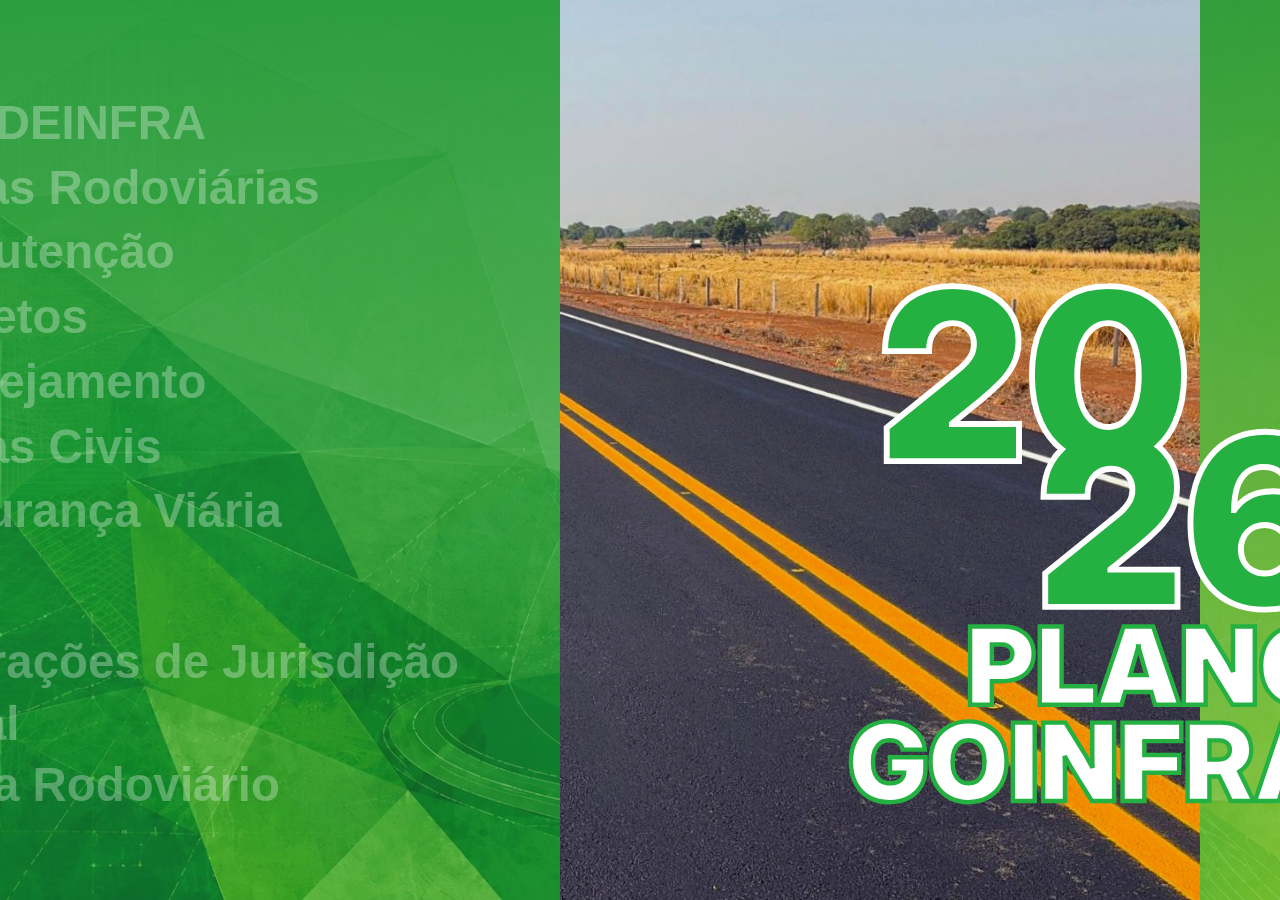
<file: index.html>
<!DOCTYPE html>
<html lang="pt-BR">
<head>
  <meta charset="utf-8" />
  <title>Plano Goinfra 2026</title>
  <meta name="viewport" content="width=device-width, initial-scale=1.0" />
  <link rel="stylesheet" href="css/inicio.css" />
</head>
<body>
  <main class="inicio" style="--inicio-bg: url('data/GERAL.jpg');">
    <div class="inicio-stage">
      <div class="inicio-foto" aria-hidden="true">
        <img id="inicioFotoImg" src="data/GERAL.jpg" alt="" />
      </div>
      <img class="inicio-vetor" src="data/INICIO_DIREITA.svg" alt="Plano Goinfra 2026" />
      <nav class="inicio-menu" aria-label="Acessos do Plano GOINFRA">
        <div class="inicio-links">
          <a class="inicio-link" href="mapa.html?origem=FUNDEINFRA&sidebar=fechada" data-bg="data/FUNDEINFRA.jpg">FUNDEINFRA</a>
          <a class="inicio-link" href="mapa.html?origem=DOR&sidebar=fechada" data-bg="data/DOR.jpg">Obras Rodovi&aacute;rias</a>
          <a class="inicio-link" href="mapa.html?origem=DMA&sidebar=fechada" data-bg="data/DMA.jpg">Manuten&ccedil;&atilde;o</a>
          <a class="inicio-link" href="mapa.html?origem=DPJ&sidebar=fechada" data-bg="data/DPJ.jpg">Projetos</a>
          <a class="inicio-link" href="mapa.html?origem=DPL&sidebar=fechada" data-bg="data/DPL.jpg">Planejamento</a>
          <a class="inicio-link" href="mapa.html?origem=DOC&sidebar=fechada" data-bg="data/DOC.jpg">Obras Civis</a>
          <a class="inicio-link" href="mapa.html?origem=DSV&sidebar=fechada" data-bg="data/DSV.jpg">Seguran&ccedil;a Vi&aacute;ria</a>
        </div>

        <div class="inicio-links inicio-links-secundarios">
          <a class="inicio-link" href="mapa.html?alteracoes=1&sidebar=fechada" data-bg="data/ALTERACAO.jpg">Altera&ccedil;&otilde;es de Jurisdi&ccedil;&atilde;o</a>
          <a class="inicio-link" href="mapa.html?perfil=geral" data-bg="data/GERAL.jpg">Geral</a>
          <a class="inicio-link" href="mapa.html?perfil=rodoviario&sidebar=fechada" data-bg="data/MAPA.jpg">Mapa Rodovi&aacute;rio</a>
        </div>
      </nav>
    </div>
  </main>

  <script src="js/inicio.js"></script>
</body>
</html>
</file>
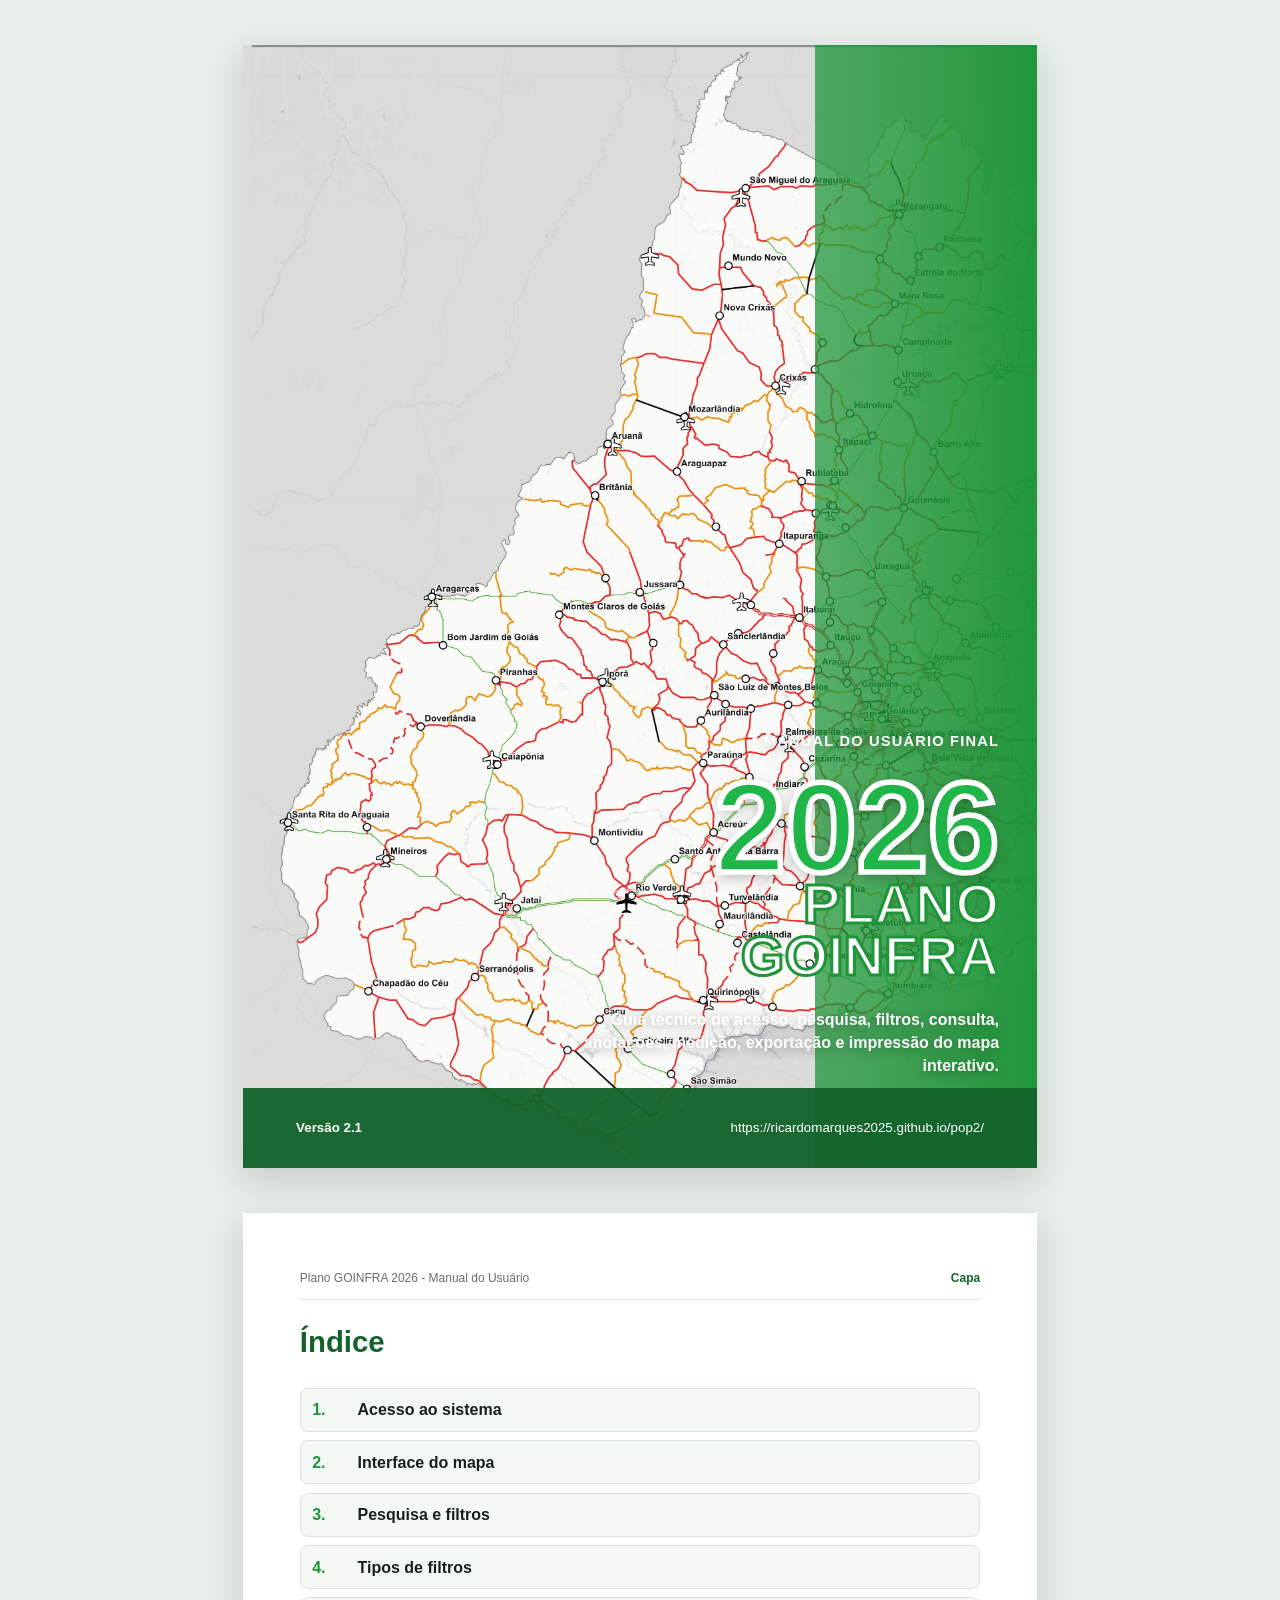
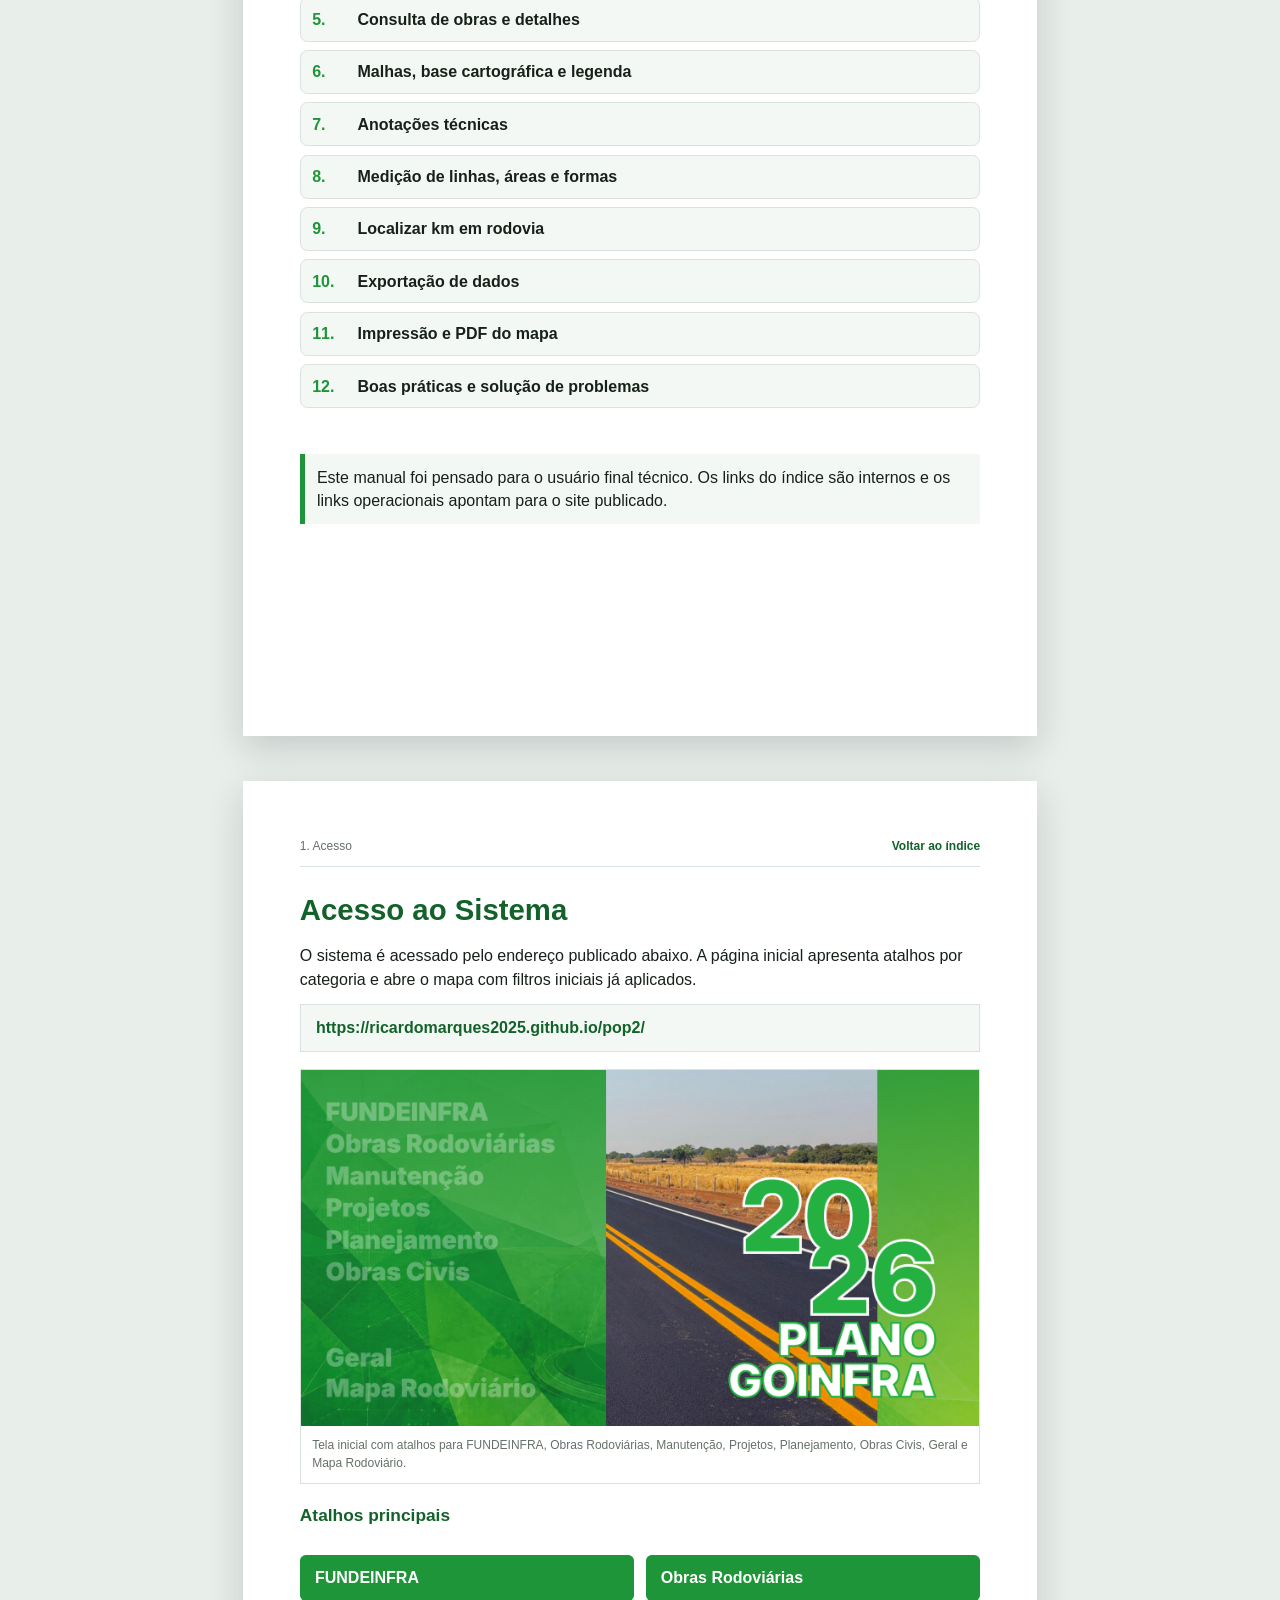
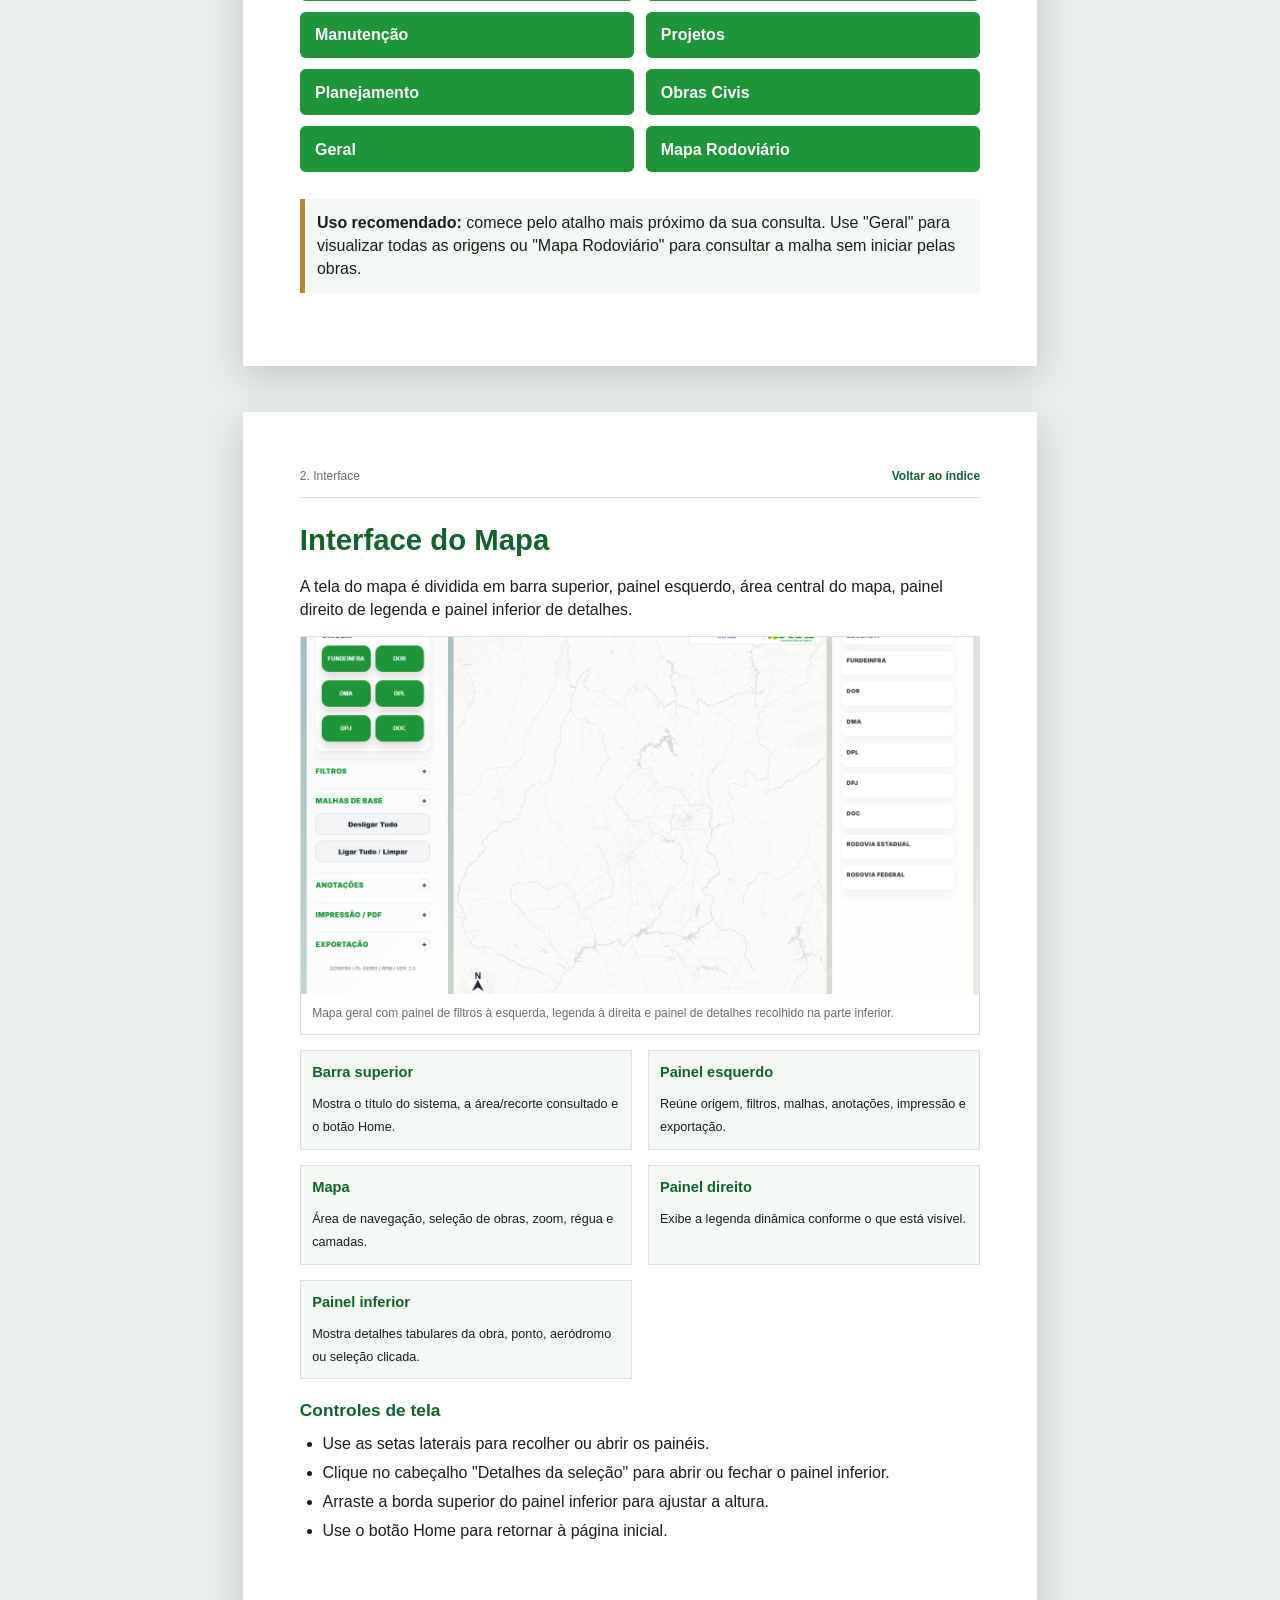
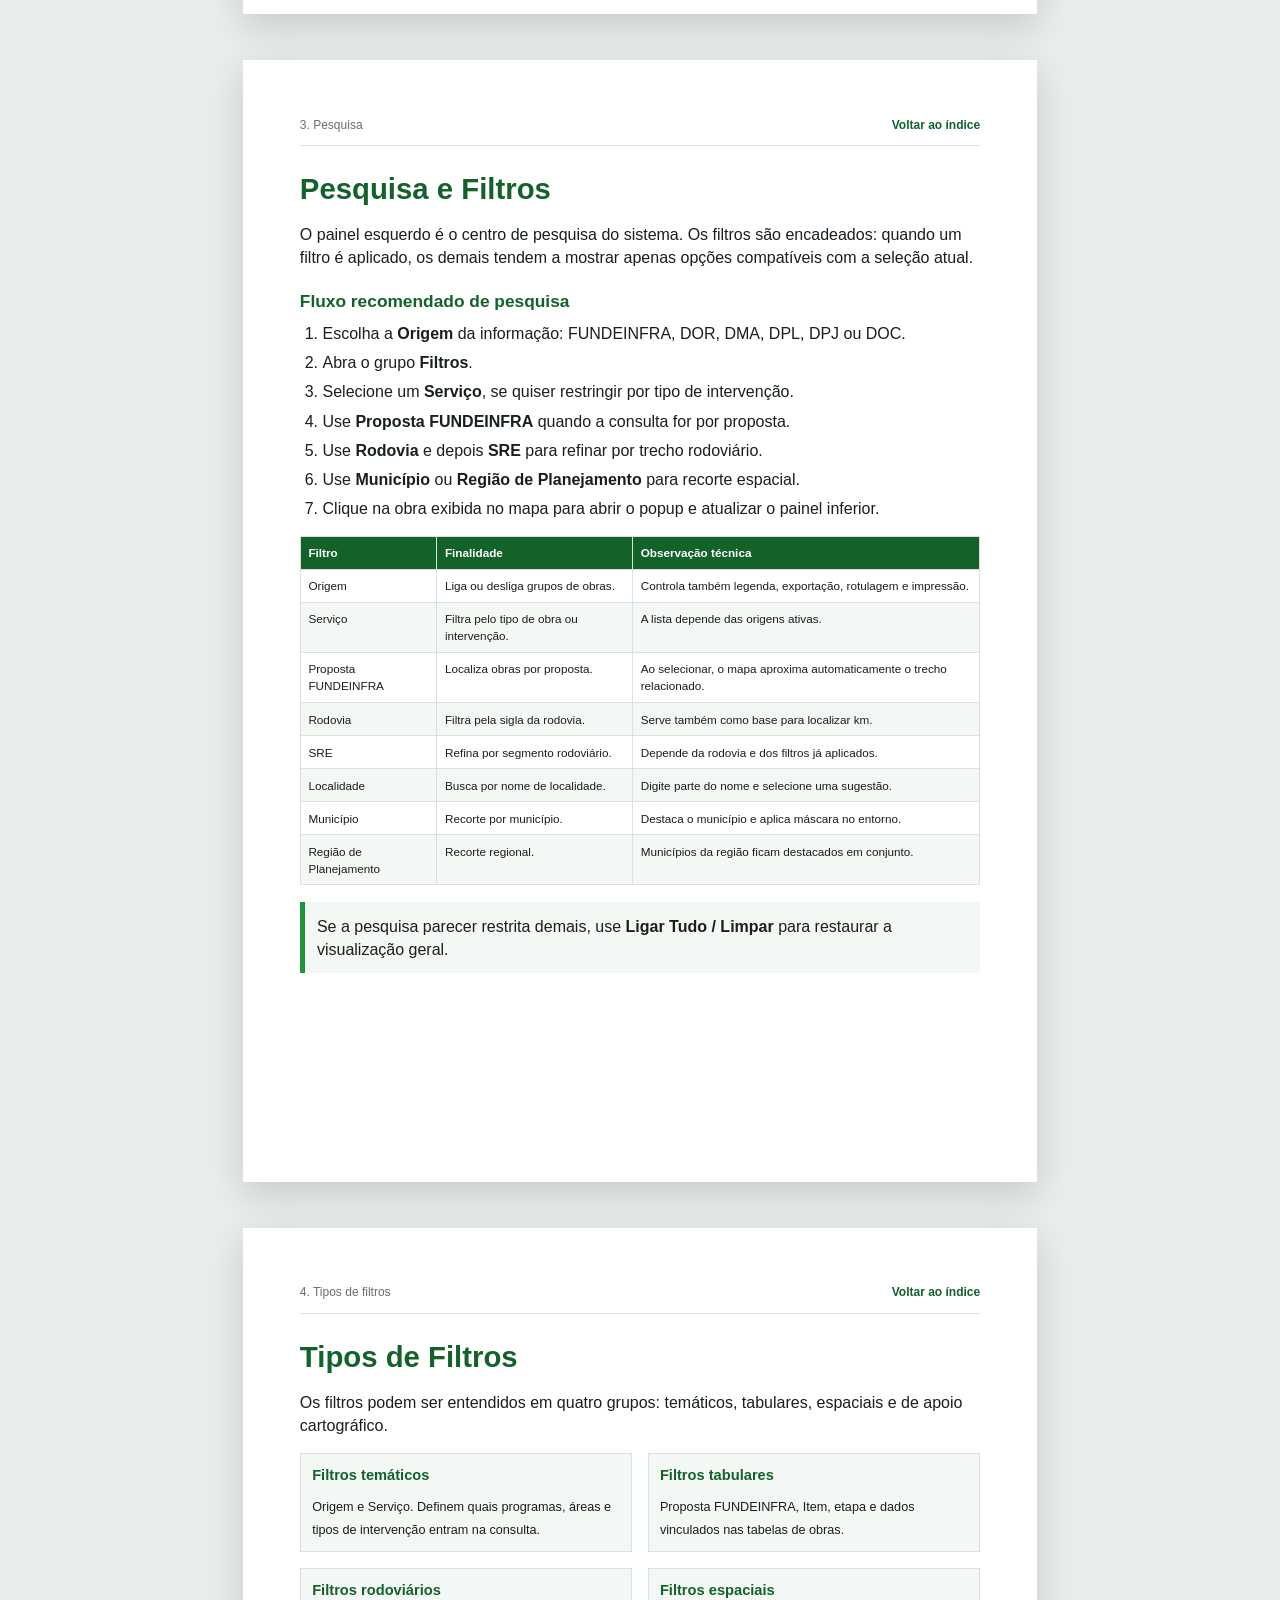
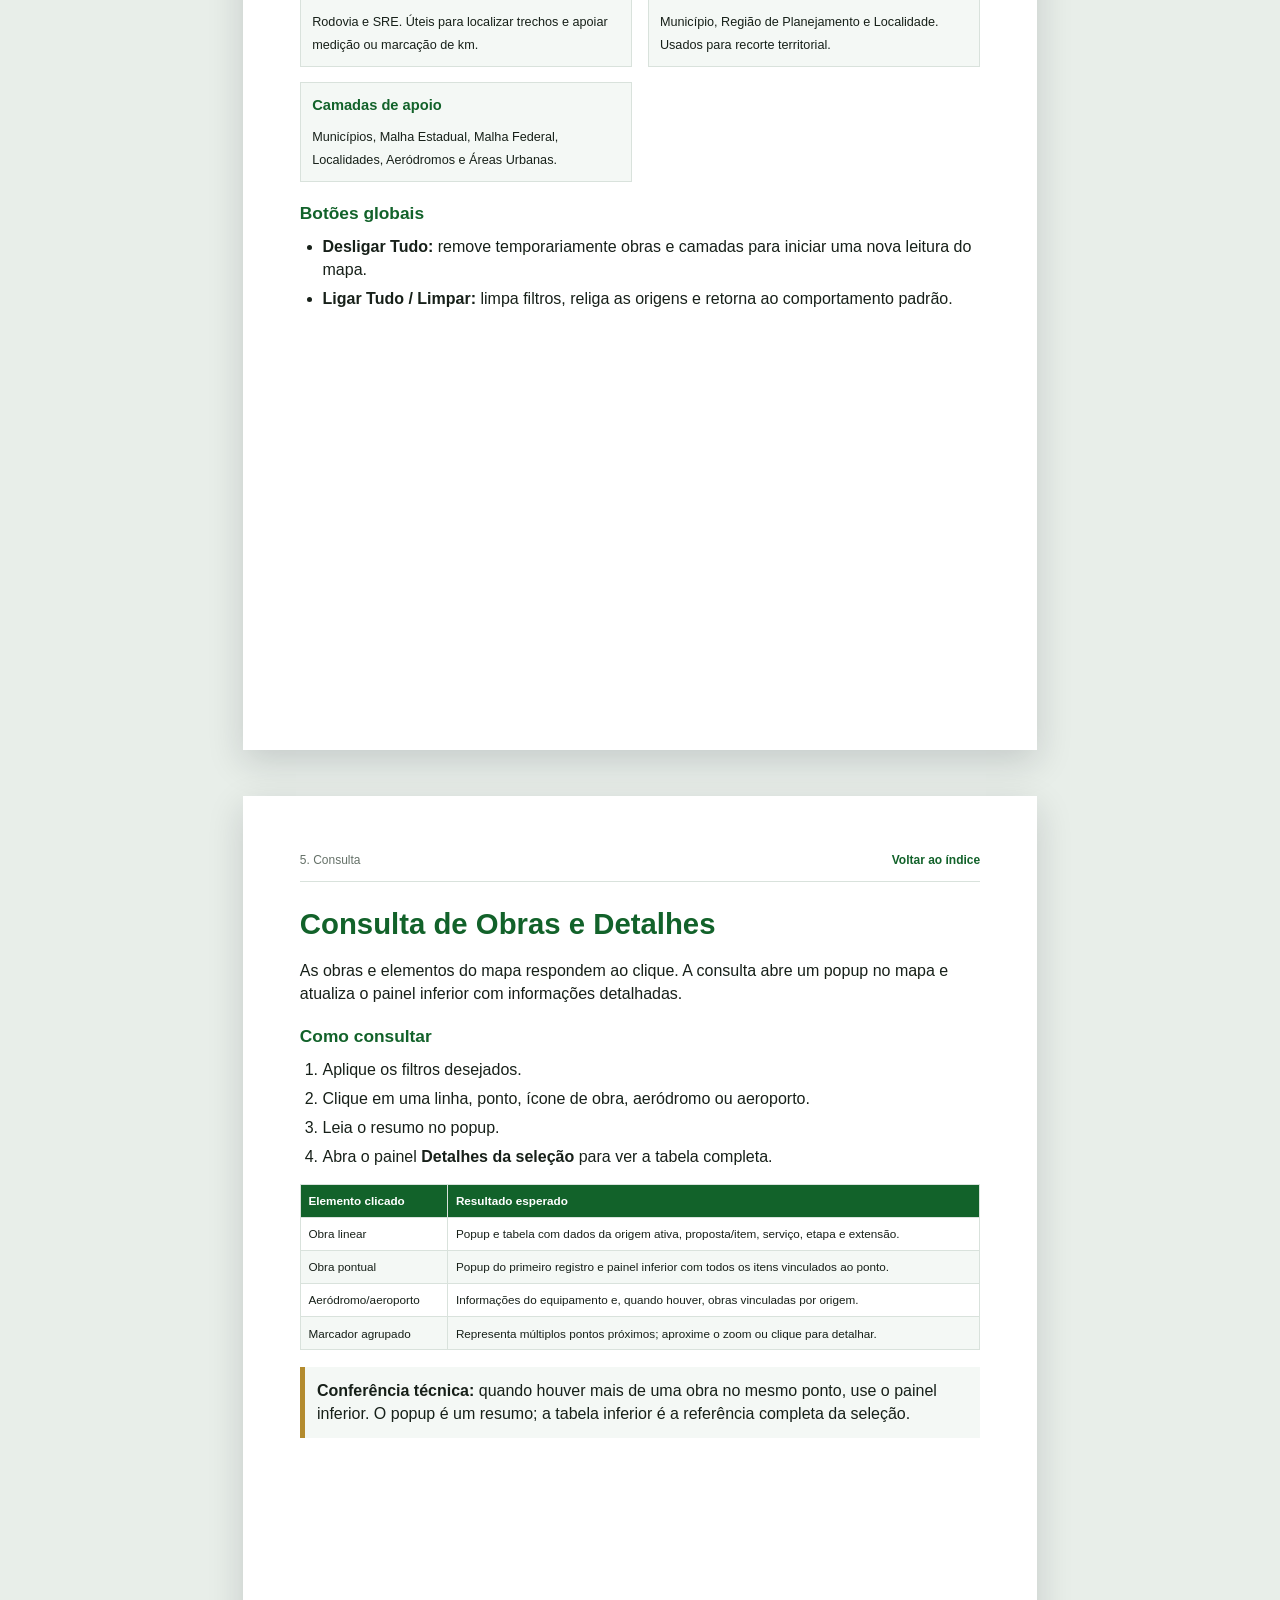
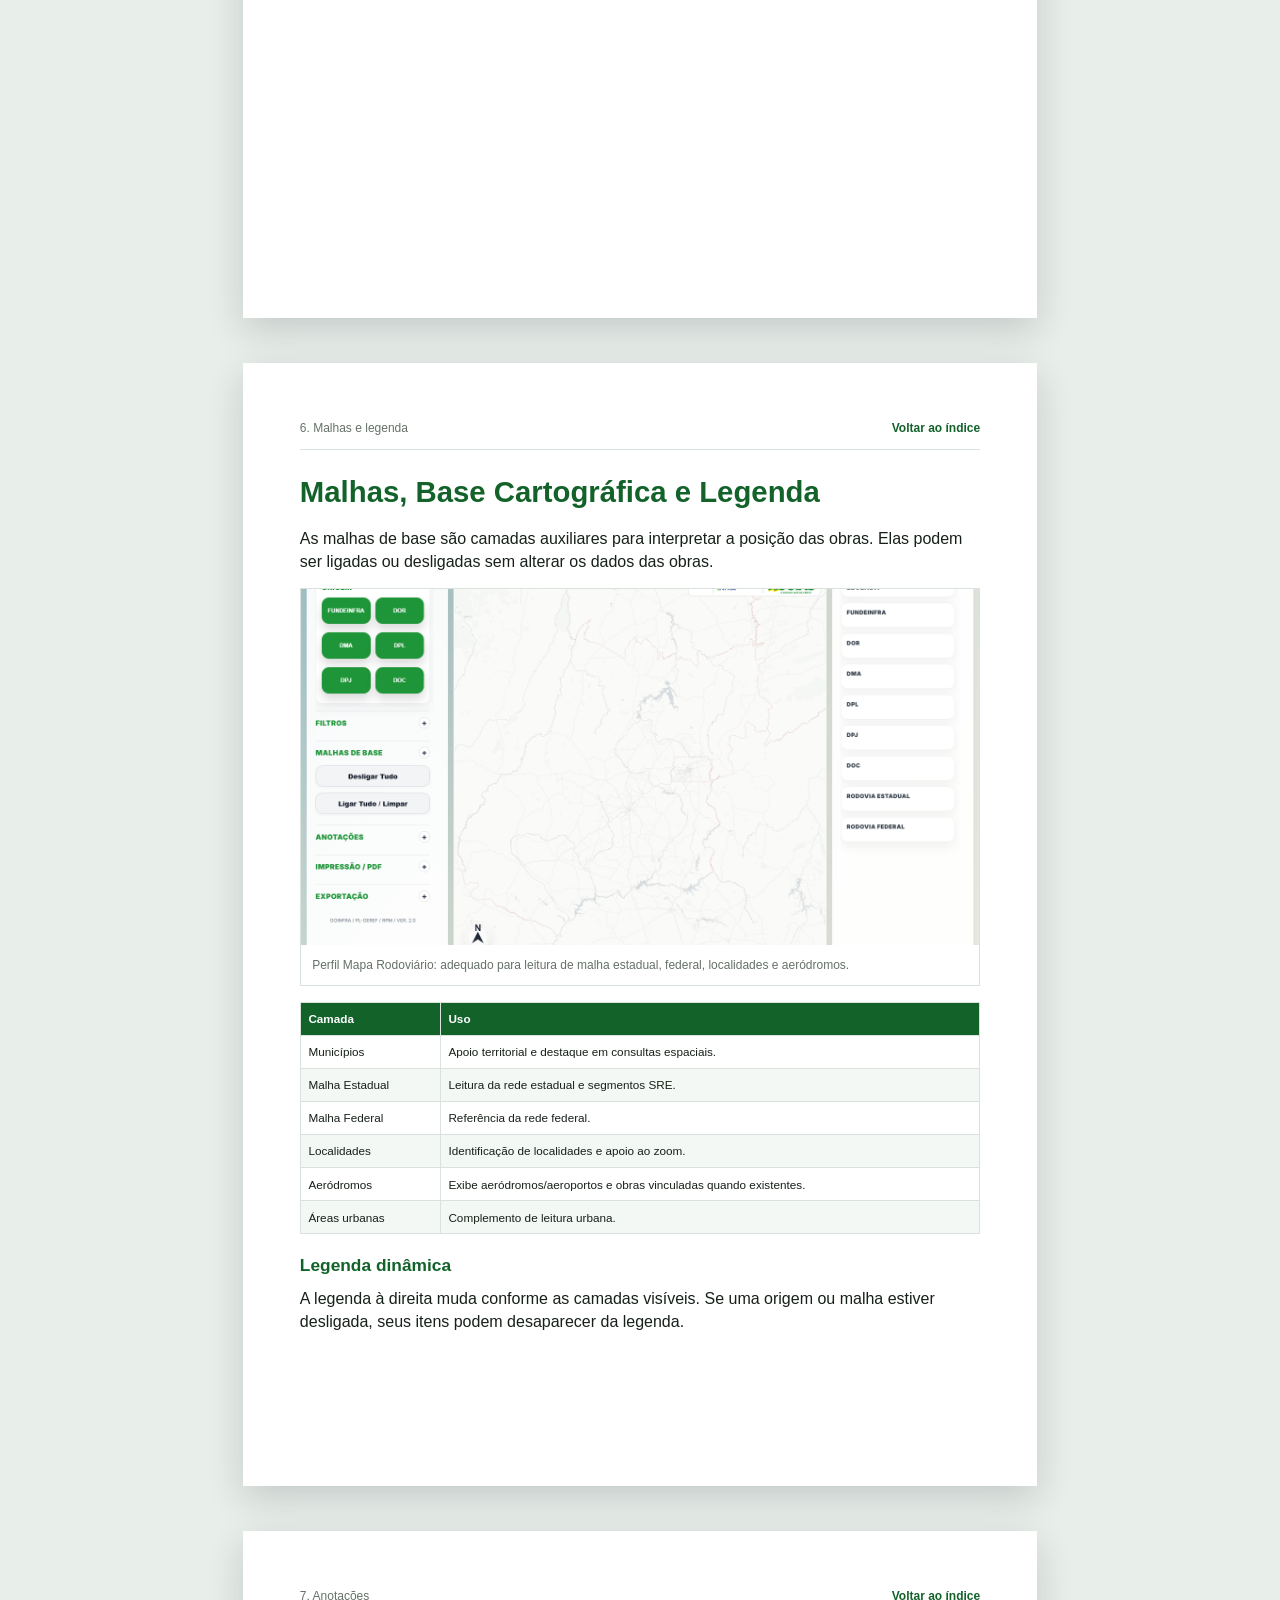
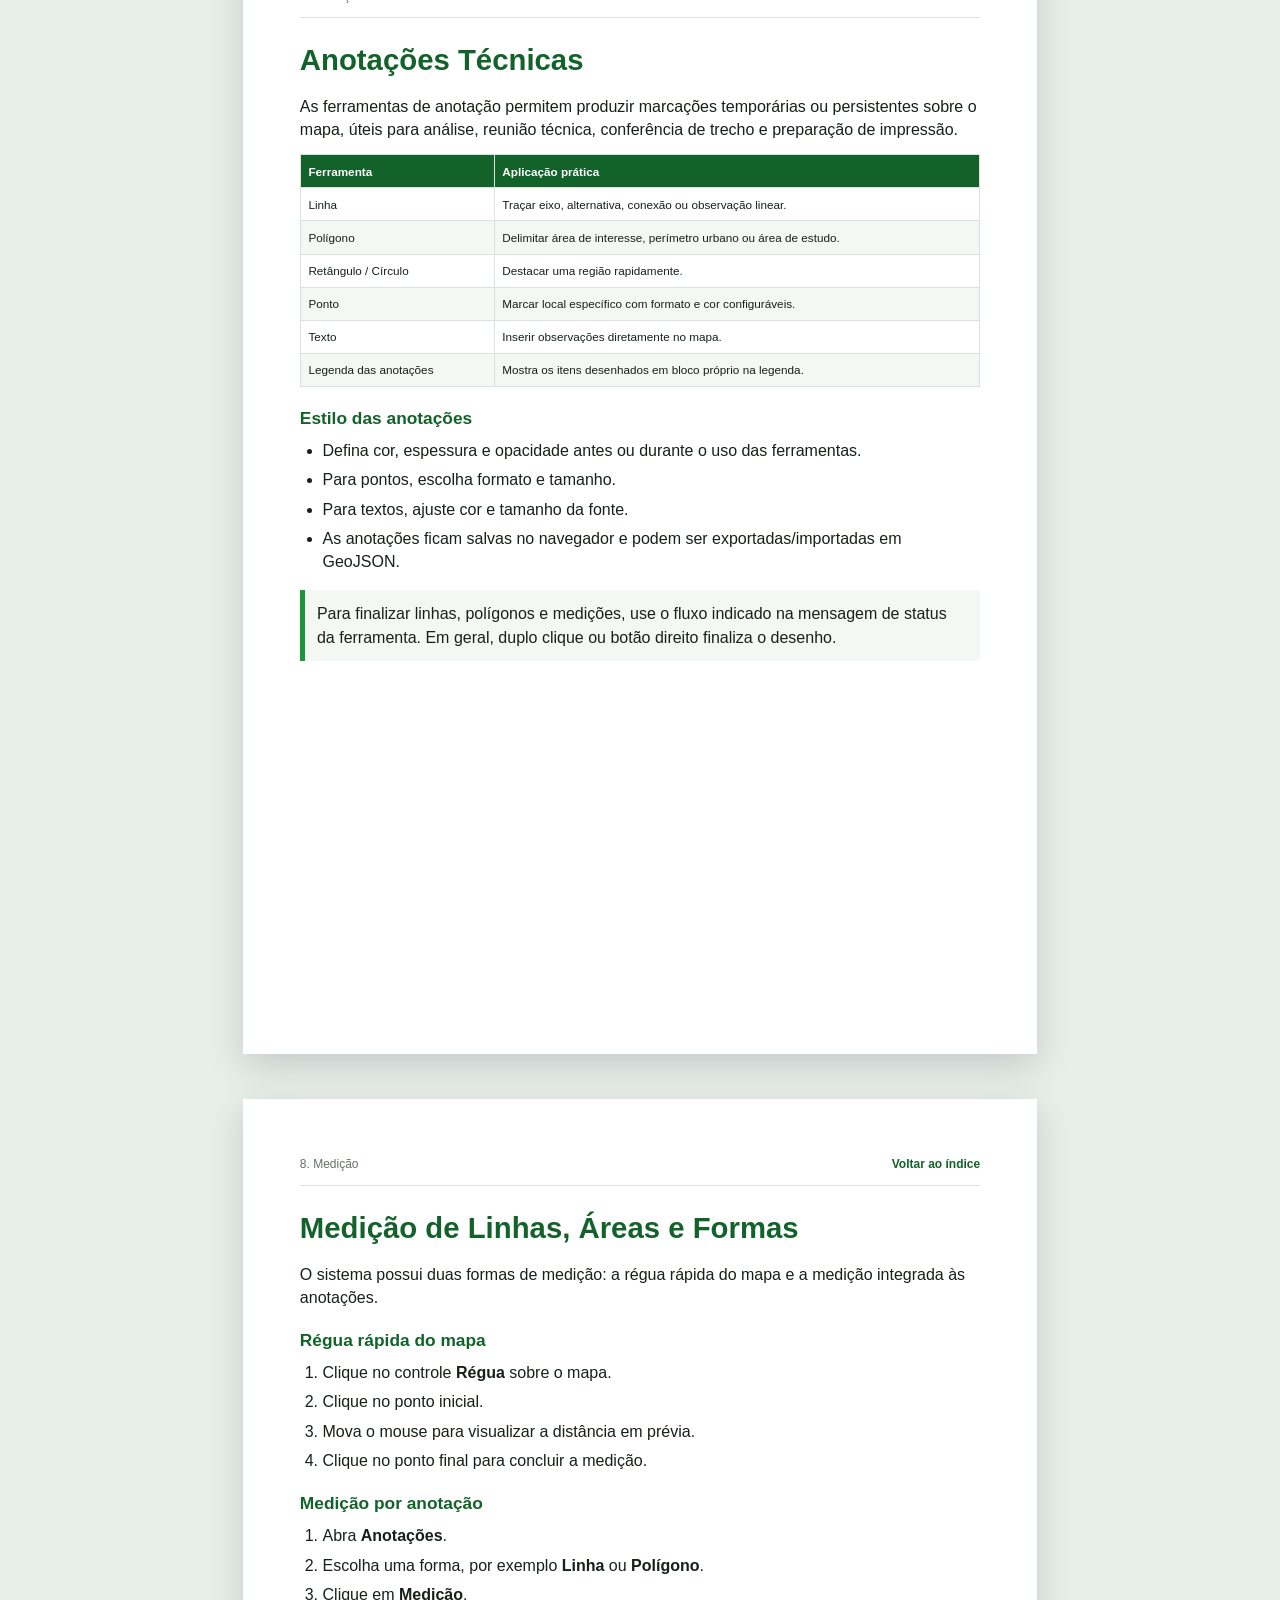
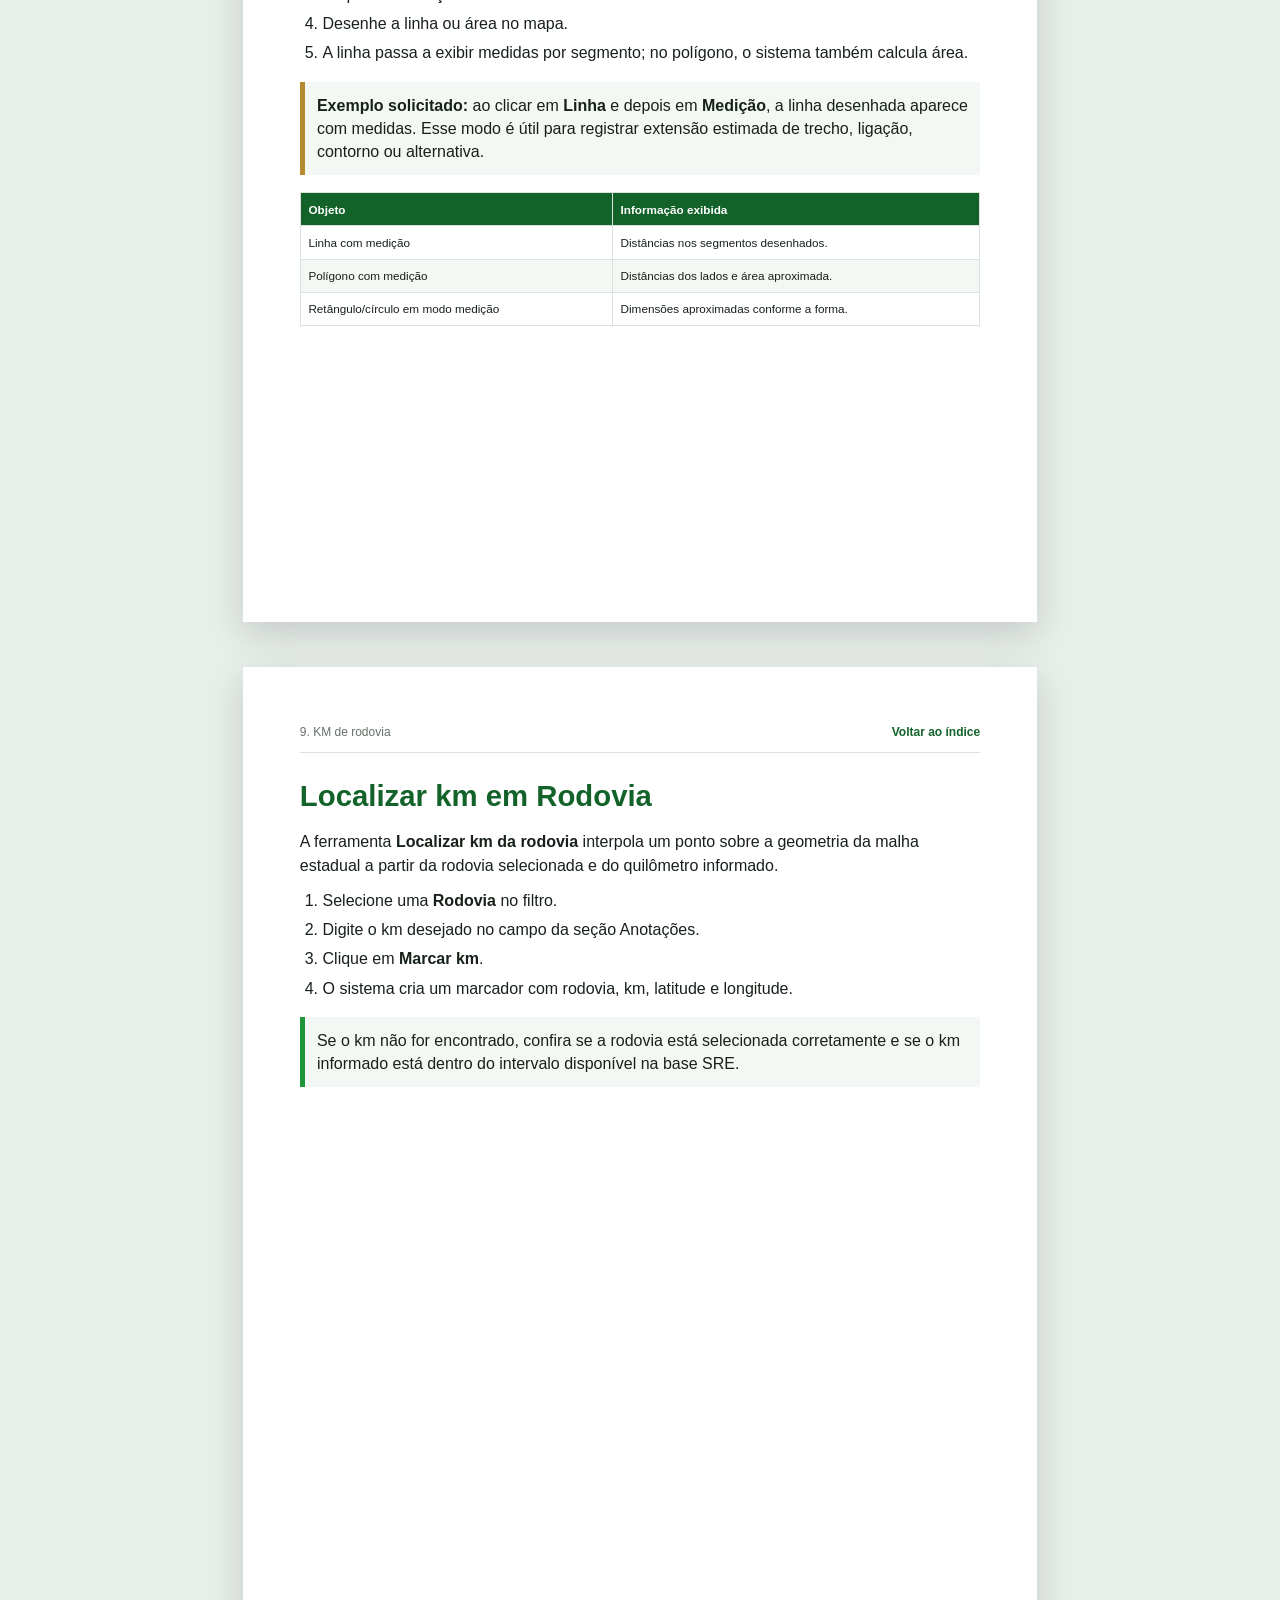
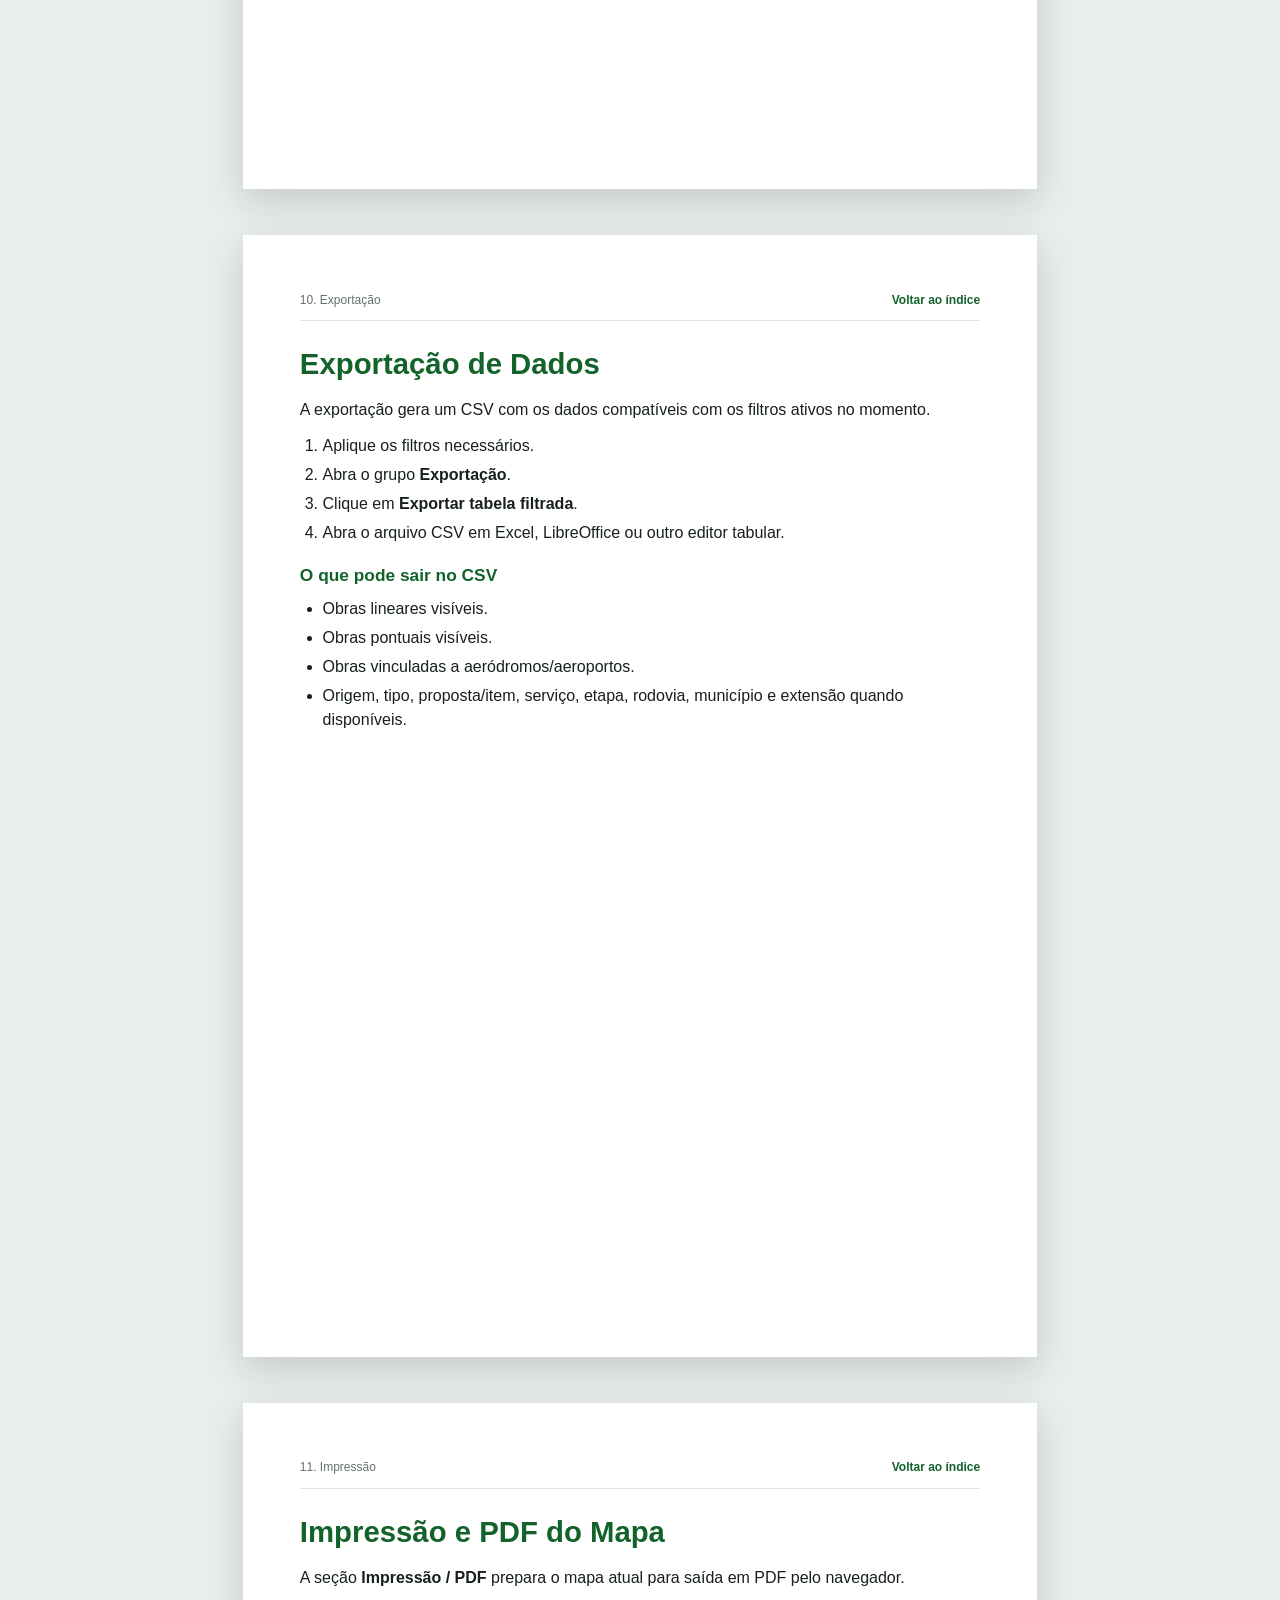
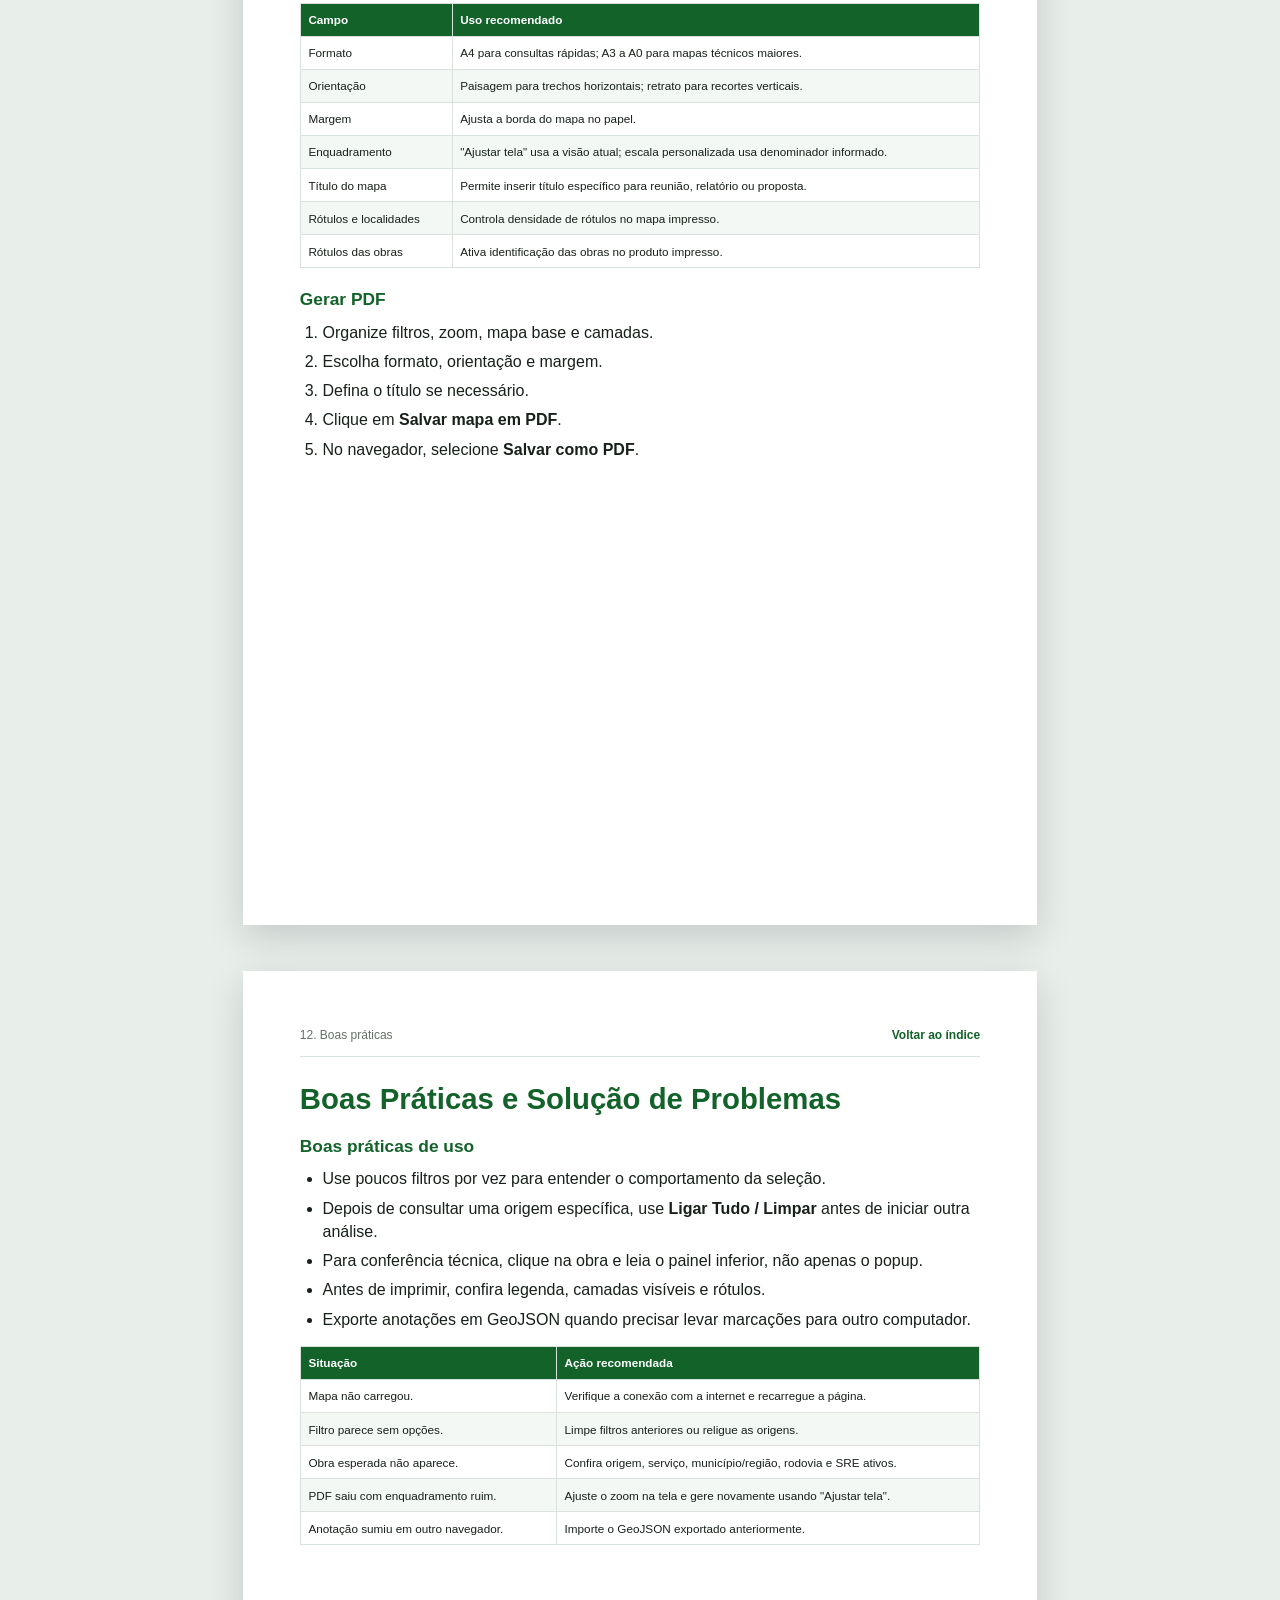
<file: manual.html>
<!DOCTYPE html>
<html lang="pt-BR">
<head>
  <meta charset="utf-8" />
  <title>Manual do Usuário - Plano GOINFRA 2026</title>
  <meta name="viewport" content="width=device-width, initial-scale=1.0" />
  <link rel="stylesheet" href="css/manual.css" />
</head>
<body>
  <article class="manual">
    <section class="page cover" id="capa">
      <figure class="cover-figure">
        <img src="data/MAPA.jpg" alt="Imagem de rodovia usada como capa do Plano GOINFRA 2026" />
      </figure>
      <div class="cover-green"></div>
      <div class="cover-title">
        <p class="kicker">Manual do Usuário Final</p>
        <div class="cover-year">2026</div>
        <h1>Plano<br />GOINFRA</h1>
        <p class="subtitle">Guia técnico de acesso, pesquisa, filtros, consulta, anotações, medição, exportação e impressão do mapa interativo.</p>
      </div>
      <footer class="cover-footer">
        <strong>Versão 2.1</strong>
        <span>https://ricardomarques2025.github.io/pop2/</span>
      </footer>
    </section>

    <section class="page toc" id="indice">
      <header class="page-header">
        <span>Plano GOINFRA 2026 - Manual do Usuário</span>
        <a href="#capa">Capa</a>
      </header>
      <h2>Índice</h2>
      <nav aria-label="Índice do manual">
        <a href="#acesso"><span>1.</span> Acesso ao sistema</a>
        <a href="#interface"><span>2.</span> Interface do mapa</a>
        <a href="#pesquisa"><span>3.</span> Pesquisa e filtros</a>
        <a href="#tipos-filtro"><span>4.</span> Tipos de filtros</a>
        <a href="#consulta"><span>5.</span> Consulta de obras e detalhes</a>
        <a href="#malhas"><span>6.</span> Malhas, base cartográfica e legenda</a>
        <a href="#anotacoes"><span>7.</span> Anotações técnicas</a>
        <a href="#medicao"><span>8.</span> Medição de linhas, áreas e formas</a>
        <a href="#km"><span>9.</span> Localizar km em rodovia</a>
        <a href="#exportacao"><span>10.</span> Exportação de dados</a>
        <a href="#impressao"><span>11.</span> Impressão e PDF do mapa</a>
        <a href="#boas-praticas"><span>12.</span> Boas práticas e solução de problemas</a>
      </nav>
      <div class="note">
        Este manual foi pensado para o usuário final técnico. Os links do índice são internos e os links operacionais apontam para o site publicado.
      </div>
    </section>

    <section class="page" id="acesso">
      <header class="page-header">
        <span>1. Acesso</span>
        <a href="#indice">Voltar ao índice</a>
      </header>
      <h2>Acesso ao Sistema</h2>
      <p>O sistema é acessado pelo endereço publicado abaixo. A página inicial apresenta atalhos por categoria e abre o mapa com filtros iniciais já aplicados.</p>
      <p class="site-link"><a href="https://ricardomarques2025.github.io/pop2/">https://ricardomarques2025.github.io/pop2/</a></p>
      <figure class="shot wide">
        <img src="manual_assets/inicio_wide.png" alt="Tela inicial do Plano GOINFRA com acessos por categoria" />
        <figcaption>Tela inicial com atalhos para FUNDEINFRA, Obras Rodoviárias, Manutenção, Projetos, Planejamento, Obras Civis, Geral e Mapa Rodoviário.</figcaption>
      </figure>
      <h3>Atalhos principais</h3>
      <div class="menu-map">
        <a href="https://ricardomarques2025.github.io/pop2/mapa.html?origem=FUNDEINFRA&sidebar=fechada">FUNDEINFRA</a>
        <a href="https://ricardomarques2025.github.io/pop2/mapa.html?origem=DOR&sidebar=fechada">Obras Rodoviárias</a>
        <a href="https://ricardomarques2025.github.io/pop2/mapa.html?origem=DMA&sidebar=fechada">Manutenção</a>
        <a href="https://ricardomarques2025.github.io/pop2/mapa.html?origem=DPJ&sidebar=fechada">Projetos</a>
        <a href="https://ricardomarques2025.github.io/pop2/mapa.html?origem=DPL&sidebar=fechada">Planejamento</a>
        <a href="https://ricardomarques2025.github.io/pop2/mapa.html?origem=DOC&sidebar=fechada">Obras Civis</a>
        <a href="https://ricardomarques2025.github.io/pop2/mapa.html?perfil=geral">Geral</a>
        <a href="https://ricardomarques2025.github.io/pop2/mapa.html?perfil=rodoviario&sidebar=fechada">Mapa Rodoviário</a>
      </div>
      <div class="callout">
        <strong>Uso recomendado:</strong> comece pelo atalho mais próximo da sua consulta. Use "Geral" para visualizar todas as origens ou "Mapa Rodoviário" para consultar a malha sem iniciar pelas obras.
      </div>
    </section>

    <section class="page" id="interface">
      <header class="page-header">
        <span>2. Interface</span>
        <a href="#indice">Voltar ao índice</a>
      </header>
      <h2>Interface do Mapa</h2>
      <p>A tela do mapa é dividida em barra superior, painel esquerdo, área central do mapa, painel direito de legenda e painel inferior de detalhes.</p>
      <figure class="shot wide">
        <img src="manual_assets/mapa_geral.png" alt="Mapa geral com painéis laterais e painel inferior" />
        <figcaption>Mapa geral com painel de filtros à esquerda, legenda à direita e painel de detalhes recolhido na parte inferior.</figcaption>
      </figure>
      <div class="tool-grid">
        <div><strong>Barra superior</strong><span>Mostra o título do sistema, a área/recorte consultado e o botão Home.</span></div>
        <div><strong>Painel esquerdo</strong><span>Reúne origem, filtros, malhas, anotações, impressão e exportação.</span></div>
        <div><strong>Mapa</strong><span>Área de navegação, seleção de obras, zoom, régua e camadas.</span></div>
        <div><strong>Painel direito</strong><span>Exibe a legenda dinâmica conforme o que está visível.</span></div>
        <div><strong>Painel inferior</strong><span>Mostra detalhes tabulares da obra, ponto, aeródromo ou seleção clicada.</span></div>
      </div>
      <h3>Controles de tela</h3>
      <ul>
        <li>Use as setas laterais para recolher ou abrir os painéis.</li>
        <li>Clique no cabeçalho "Detalhes da seleção" para abrir ou fechar o painel inferior.</li>
        <li>Arraste a borda superior do painel inferior para ajustar a altura.</li>
        <li>Use o botão Home para retornar à página inicial.</li>
      </ul>
    </section>

    <section class="page" id="pesquisa">
      <header class="page-header">
        <span>3. Pesquisa</span>
        <a href="#indice">Voltar ao índice</a>
      </header>
      <h2>Pesquisa e Filtros</h2>
      <p>O painel esquerdo é o centro de pesquisa do sistema. Os filtros são encadeados: quando um filtro é aplicado, os demais tendem a mostrar apenas opções compatíveis com a seleção atual.</p>
      <h3>Fluxo recomendado de pesquisa</h3>
      <ol>
        <li>Escolha a <strong>Origem</strong> da informação: FUNDEINFRA, DOR, DMA, DPL, DPJ ou DOC.</li>
        <li>Abra o grupo <strong>Filtros</strong>.</li>
        <li>Selecione um <strong>Serviço</strong>, se quiser restringir por tipo de intervenção.</li>
        <li>Use <strong>Proposta FUNDEINFRA</strong> quando a consulta for por proposta.</li>
        <li>Use <strong>Rodovia</strong> e depois <strong>SRE</strong> para refinar por trecho rodoviário.</li>
        <li>Use <strong>Município</strong> ou <strong>Região de Planejamento</strong> para recorte espacial.</li>
        <li>Clique na obra exibida no mapa para abrir o popup e atualizar o painel inferior.</li>
      </ol>
      <table>
        <thead>
          <tr><th>Filtro</th><th>Finalidade</th><th>Observação técnica</th></tr>
        </thead>
        <tbody>
          <tr><td>Origem</td><td>Liga ou desliga grupos de obras.</td><td>Controla também legenda, exportação, rotulagem e impressão.</td></tr>
          <tr><td>Serviço</td><td>Filtra pelo tipo de obra ou intervenção.</td><td>A lista depende das origens ativas.</td></tr>
          <tr><td>Proposta FUNDEINFRA</td><td>Localiza obras por proposta.</td><td>Ao selecionar, o mapa aproxima automaticamente o trecho relacionado.</td></tr>
          <tr><td>Rodovia</td><td>Filtra pela sigla da rodovia.</td><td>Serve também como base para localizar km.</td></tr>
          <tr><td>SRE</td><td>Refina por segmento rodoviário.</td><td>Depende da rodovia e dos filtros já aplicados.</td></tr>
          <tr><td>Localidade</td><td>Busca por nome de localidade.</td><td>Digite parte do nome e selecione uma sugestão.</td></tr>
          <tr><td>Município</td><td>Recorte por município.</td><td>Destaca o município e aplica máscara no entorno.</td></tr>
          <tr><td>Região de Planejamento</td><td>Recorte regional.</td><td>Municípios da região ficam destacados em conjunto.</td></tr>
        </tbody>
      </table>
      <div class="note">
        Se a pesquisa parecer restrita demais, use <strong>Ligar Tudo / Limpar</strong> para restaurar a visualização geral.
      </div>
    </section>

    <section class="page" id="tipos-filtro">
      <header class="page-header">
        <span>4. Tipos de filtros</span>
        <a href="#indice">Voltar ao índice</a>
      </header>
      <h2>Tipos de Filtros</h2>
      <p>Os filtros podem ser entendidos em quatro grupos: temáticos, tabulares, espaciais e de apoio cartográfico.</p>
      <div class="tool-grid">
        <div><strong>Filtros temáticos</strong><span>Origem e Serviço. Definem quais programas, áreas e tipos de intervenção entram na consulta.</span></div>
        <div><strong>Filtros tabulares</strong><span>Proposta FUNDEINFRA, Item, etapa e dados vinculados nas tabelas de obras.</span></div>
        <div><strong>Filtros rodoviários</strong><span>Rodovia e SRE. Úteis para localizar trechos e apoiar medição ou marcação de km.</span></div>
        <div><strong>Filtros espaciais</strong><span>Município, Região de Planejamento e Localidade. Usados para recorte territorial.</span></div>
        <div><strong>Camadas de apoio</strong><span>Municípios, Malha Estadual, Malha Federal, Localidades, Aeródromos e Áreas Urbanas.</span></div>
      </div>
      <h3>Botões globais</h3>
      <ul>
        <li><strong>Desligar Tudo:</strong> remove temporariamente obras e camadas para iniciar uma nova leitura do mapa.</li>
        <li><strong>Ligar Tudo / Limpar:</strong> limpa filtros, religa as origens e retorna ao comportamento padrão.</li>
      </ul>
    </section>

    <section class="page" id="consulta">
      <header class="page-header">
        <span>5. Consulta</span>
        <a href="#indice">Voltar ao índice</a>
      </header>
      <h2>Consulta de Obras e Detalhes</h2>
      <p>As obras e elementos do mapa respondem ao clique. A consulta abre um popup no mapa e atualiza o painel inferior com informações detalhadas.</p>
      <h3>Como consultar</h3>
      <ol>
        <li>Aplique os filtros desejados.</li>
        <li>Clique em uma linha, ponto, ícone de obra, aeródromo ou aeroporto.</li>
        <li>Leia o resumo no popup.</li>
        <li>Abra o painel <strong>Detalhes da seleção</strong> para ver a tabela completa.</li>
      </ol>
      <table>
        <thead>
          <tr><th>Elemento clicado</th><th>Resultado esperado</th></tr>
        </thead>
        <tbody>
          <tr><td>Obra linear</td><td>Popup e tabela com dados da origem ativa, proposta/item, serviço, etapa e extensão.</td></tr>
          <tr><td>Obra pontual</td><td>Popup do primeiro registro e painel inferior com todos os itens vinculados ao ponto.</td></tr>
          <tr><td>Aeródromo/aeroporto</td><td>Informações do equipamento e, quando houver, obras vinculadas por origem.</td></tr>
          <tr><td>Marcador agrupado</td><td>Representa múltiplos pontos próximos; aproxime o zoom ou clique para detalhar.</td></tr>
        </tbody>
      </table>
      <div class="callout">
        <strong>Conferência técnica:</strong> quando houver mais de uma obra no mesmo ponto, use o painel inferior. O popup é um resumo; a tabela inferior é a referência completa da seleção.
      </div>
    </section>

    <section class="page" id="malhas">
      <header class="page-header">
        <span>6. Malhas e legenda</span>
        <a href="#indice">Voltar ao índice</a>
      </header>
      <h2>Malhas, Base Cartográfica e Legenda</h2>
      <p>As malhas de base são camadas auxiliares para interpretar a posição das obras. Elas podem ser ligadas ou desligadas sem alterar os dados das obras.</p>
      <figure class="shot wide">
        <img src="manual_assets/mapa_rodoviario.png" alt="Perfil de mapa rodoviário com malhas em destaque" />
        <figcaption>Perfil Mapa Rodoviário: adequado para leitura de malha estadual, federal, localidades e aeródromos.</figcaption>
      </figure>
      <table>
        <thead>
          <tr><th>Camada</th><th>Uso</th></tr>
        </thead>
        <tbody>
          <tr><td>Municípios</td><td>Apoio territorial e destaque em consultas espaciais.</td></tr>
          <tr><td>Malha Estadual</td><td>Leitura da rede estadual e segmentos SRE.</td></tr>
          <tr><td>Malha Federal</td><td>Referência da rede federal.</td></tr>
          <tr><td>Localidades</td><td>Identificação de localidades e apoio ao zoom.</td></tr>
          <tr><td>Aeródromos</td><td>Exibe aeródromos/aeroportos e obras vinculadas quando existentes.</td></tr>
          <tr><td>Áreas urbanas</td><td>Complemento de leitura urbana.</td></tr>
        </tbody>
      </table>
      <h3>Legenda dinâmica</h3>
      <p>A legenda à direita muda conforme as camadas visíveis. Se uma origem ou malha estiver desligada, seus itens podem desaparecer da legenda.</p>
    </section>

    <section class="page" id="anotacoes">
      <header class="page-header">
        <span>7. Anotações</span>
        <a href="#indice">Voltar ao índice</a>
      </header>
      <h2>Anotações Técnicas</h2>
      <p>As ferramentas de anotação permitem produzir marcações temporárias ou persistentes sobre o mapa, úteis para análise, reunião técnica, conferência de trecho e preparação de impressão.</p>
      <table>
        <thead>
          <tr><th>Ferramenta</th><th>Aplicação prática</th></tr>
        </thead>
        <tbody>
          <tr><td>Linha</td><td>Traçar eixo, alternativa, conexão ou observação linear.</td></tr>
          <tr><td>Polígono</td><td>Delimitar área de interesse, perímetro urbano ou área de estudo.</td></tr>
          <tr><td>Retângulo / Círculo</td><td>Destacar uma região rapidamente.</td></tr>
          <tr><td>Ponto</td><td>Marcar local específico com formato e cor configuráveis.</td></tr>
          <tr><td>Texto</td><td>Inserir observações diretamente no mapa.</td></tr>
          <tr><td>Legenda das anotações</td><td>Mostra os itens desenhados em bloco próprio na legenda.</td></tr>
        </tbody>
      </table>
      <h3>Estilo das anotações</h3>
      <ul>
        <li>Defina cor, espessura e opacidade antes ou durante o uso das ferramentas.</li>
        <li>Para pontos, escolha formato e tamanho.</li>
        <li>Para textos, ajuste cor e tamanho da fonte.</li>
        <li>As anotações ficam salvas no navegador e podem ser exportadas/importadas em GeoJSON.</li>
      </ul>
      <div class="note">
        Para finalizar linhas, polígonos e medições, use o fluxo indicado na mensagem de status da ferramenta. Em geral, duplo clique ou botão direito finaliza o desenho.
      </div>
    </section>

    <section class="page" id="medicao">
      <header class="page-header">
        <span>8. Medição</span>
        <a href="#indice">Voltar ao índice</a>
      </header>
      <h2>Medição de Linhas, Áreas e Formas</h2>
      <p>O sistema possui duas formas de medição: a régua rápida do mapa e a medição integrada às anotações.</p>
      <h3>Régua rápida do mapa</h3>
      <ol>
        <li>Clique no controle <strong>Régua</strong> sobre o mapa.</li>
        <li>Clique no ponto inicial.</li>
        <li>Mova o mouse para visualizar a distância em prévia.</li>
        <li>Clique no ponto final para concluir a medição.</li>
      </ol>
      <h3>Medição por anotação</h3>
      <ol>
        <li>Abra <strong>Anotações</strong>.</li>
        <li>Escolha uma forma, por exemplo <strong>Linha</strong> ou <strong>Polígono</strong>.</li>
        <li>Clique em <strong>Medição</strong>.</li>
        <li>Desenhe a linha ou área no mapa.</li>
        <li>A linha passa a exibir medidas por segmento; no polígono, o sistema também calcula área.</li>
      </ol>
      <div class="callout">
        <strong>Exemplo solicitado:</strong> ao clicar em <strong>Linha</strong> e depois em <strong>Medição</strong>, a linha desenhada aparece com medidas. Esse modo é útil para registrar extensão estimada de trecho, ligação, contorno ou alternativa.
      </div>
      <table>
        <thead>
          <tr><th>Objeto</th><th>Informação exibida</th></tr>
        </thead>
        <tbody>
          <tr><td>Linha com medição</td><td>Distâncias nos segmentos desenhados.</td></tr>
          <tr><td>Polígono com medição</td><td>Distâncias dos lados e área aproximada.</td></tr>
          <tr><td>Retângulo/círculo em modo medição</td><td>Dimensões aproximadas conforme a forma.</td></tr>
        </tbody>
      </table>
    </section>

    <section class="page" id="km">
      <header class="page-header">
        <span>9. KM de rodovia</span>
        <a href="#indice">Voltar ao índice</a>
      </header>
      <h2>Localizar km em Rodovia</h2>
      <p>A ferramenta <strong>Localizar km da rodovia</strong> interpola um ponto sobre a geometria da malha estadual a partir da rodovia selecionada e do quilômetro informado.</p>
      <ol>
        <li>Selecione uma <strong>Rodovia</strong> no filtro.</li>
        <li>Digite o km desejado no campo da seção Anotações.</li>
        <li>Clique em <strong>Marcar km</strong>.</li>
        <li>O sistema cria um marcador com rodovia, km, latitude e longitude.</li>
      </ol>
      <div class="note">
        Se o km não for encontrado, confira se a rodovia está selecionada corretamente e se o km informado está dentro do intervalo disponível na base SRE.
      </div>
    </section>

    <section class="page" id="exportacao">
      <header class="page-header">
        <span>10. Exportação</span>
        <a href="#indice">Voltar ao índice</a>
      </header>
      <h2>Exportação de Dados</h2>
      <p>A exportação gera um CSV com os dados compatíveis com os filtros ativos no momento.</p>
      <ol>
        <li>Aplique os filtros necessários.</li>
        <li>Abra o grupo <strong>Exportação</strong>.</li>
        <li>Clique em <strong>Exportar tabela filtrada</strong>.</li>
        <li>Abra o arquivo CSV em Excel, LibreOffice ou outro editor tabular.</li>
      </ol>
      <h3>O que pode sair no CSV</h3>
      <ul>
        <li>Obras lineares visíveis.</li>
        <li>Obras pontuais visíveis.</li>
        <li>Obras vinculadas a aeródromos/aeroportos.</li>
        <li>Origem, tipo, proposta/item, serviço, etapa, rodovia, município e extensão quando disponíveis.</li>
      </ul>
    </section>

    <section class="page" id="impressao">
      <header class="page-header">
        <span>11. Impressão</span>
        <a href="#indice">Voltar ao índice</a>
      </header>
      <h2>Impressão e PDF do Mapa</h2>
      <p>A seção <strong>Impressão / PDF</strong> prepara o mapa atual para saída em PDF pelo navegador.</p>
      <table>
        <thead>
          <tr><th>Campo</th><th>Uso recomendado</th></tr>
        </thead>
        <tbody>
          <tr><td>Formato</td><td>A4 para consultas rápidas; A3 a A0 para mapas técnicos maiores.</td></tr>
          <tr><td>Orientação</td><td>Paisagem para trechos horizontais; retrato para recortes verticais.</td></tr>
          <tr><td>Margem</td><td>Ajusta a borda do mapa no papel.</td></tr>
          <tr><td>Enquadramento</td><td>"Ajustar tela" usa a visão atual; escala personalizada usa denominador informado.</td></tr>
          <tr><td>Título do mapa</td><td>Permite inserir título específico para reunião, relatório ou proposta.</td></tr>
          <tr><td>Rótulos e localidades</td><td>Controla densidade de rótulos no mapa impresso.</td></tr>
          <tr><td>Rótulos das obras</td><td>Ativa identificação das obras no produto impresso.</td></tr>
        </tbody>
      </table>
      <h3>Gerar PDF</h3>
      <ol>
        <li>Organize filtros, zoom, mapa base e camadas.</li>
        <li>Escolha formato, orientação e margem.</li>
        <li>Defina o título se necessário.</li>
        <li>Clique em <strong>Salvar mapa em PDF</strong>.</li>
        <li>No navegador, selecione <strong>Salvar como PDF</strong>.</li>
      </ol>
    </section>

    <section class="page" id="boas-praticas">
      <header class="page-header">
        <span>12. Boas práticas</span>
        <a href="#indice">Voltar ao índice</a>
      </header>
      <h2>Boas Práticas e Solução de Problemas</h2>
      <h3>Boas práticas de uso</h3>
      <ul>
        <li>Use poucos filtros por vez para entender o comportamento da seleção.</li>
        <li>Depois de consultar uma origem específica, use <strong>Ligar Tudo / Limpar</strong> antes de iniciar outra análise.</li>
        <li>Para conferência técnica, clique na obra e leia o painel inferior, não apenas o popup.</li>
        <li>Antes de imprimir, confira legenda, camadas visíveis e rótulos.</li>
        <li>Exporte anotações em GeoJSON quando precisar levar marcações para outro computador.</li>
      </ul>
      <table>
        <thead>
          <tr><th>Situação</th><th>Ação recomendada</th></tr>
        </thead>
        <tbody>
          <tr><td>Mapa não carregou.</td><td>Verifique a conexão com a internet e recarregue a página.</td></tr>
          <tr><td>Filtro parece sem opções.</td><td>Limpe filtros anteriores ou religue as origens.</td></tr>
          <tr><td>Obra esperada não aparece.</td><td>Confira origem, serviço, município/região, rodovia e SRE ativos.</td></tr>
          <tr><td>PDF saiu com enquadramento ruim.</td><td>Ajuste o zoom na tela e gere novamente usando "Ajustar tela".</td></tr>
          <tr><td>Anotação sumiu em outro navegador.</td><td>Importe o GeoJSON exportado anteriormente.</td></tr>
        </tbody>
      </table>
      <footer class="final-footer">
        Manual técnico do usuário final - Plano GOINFRA 2026 - Versão 2.1.
      </footer>
    </section>
  </article>
</body>
</html>
</file>
<file: css/inicio.css>
* {
  box-sizing: border-box;
}

html,
body {
  width: 100%;
  height: 100%;
  margin: 0;
}

body {
  overflow: hidden;
  font-family: Inter, Arial, sans-serif;
  background: #1e9538;
  color: #ffffff;
}

.inicio {
  --verde-plano: #1e9538;
  --fundo-verde-textura:
    linear-gradient(rgba(30, 149, 56, 0.9), rgba(30, 149, 56, 0.4)),
    url("../data/FUNDOSITE.jpg") center / cover;
  --verde-link: rgba(255, 255, 255, 0.30);
  position: relative;
  width: 100vw;
  height: 100vh;
  overflow: hidden;
  background: var(--fundo-verde-textura);
}

.inicio-stage {
  position: absolute;
  left: 50%;
  top: 50%;
  width: max(100vw, calc(100vh * 16 / 9));
  height: max(100vh, calc(100vw * 9 / 16));
  transform: translate(-50%, -50%);
  overflow: hidden;
}

.inicio-stage::before,
.inicio-stage::after {
  content: "";
  position: absolute;
  inset: 0;
  z-index: 2;
  pointer-events: none;
  background: var(--fundo-verde-textura);
}

.inicio-stage::before {
  clip-path: polygon(0 0, 45% 0, 45% 100%, 0 100%);
}

.inicio-stage::after {
  clip-path: polygon(85% 0, 100% 0, 100% 100%, 85% 100%);
}

.inicio-foto,
.inicio-foto img,
.inicio-vetor {
  position: absolute;
  inset: 0;
}

.inicio-foto {
  z-index: 1;
  overflow: hidden;
}

.inicio-foto img {
  width: 100%;
  height: 100%;
  object-fit: cover;
  object-position: center;
  transform: scale(1.06) translate3d(-1%, -0.8%, 0);
  animation: inicioFotoMovimento 18s ease-in-out infinite alternate;
  transition: opacity 0.2s ease;
}

.inicio-foto::after {
  content: "";
  position: absolute;
  inset: 0;
  background: rgba(0, 0, 0, 0.04);
}

.inicio-vetor {
  z-index: 3;
  display: block;
  width: 94%;
  height: 94%;
  left: 3%;
  top: 1.2%;
  object-fit: fill;
  pointer-events: none;
  user-select: none;
}

.inicio-menu {
  position: absolute;
  z-index: 4;
  left: 3.65%;
  top: 11.2%;
  display: flex;
  flex-direction: column;
  justify-content: space-between;
  width: 44.5%;
  height: 78.5%;
  padding-bottom: 0;
}

.inicio-links {
  display: grid;
  gap: min(2.25vh, 24px);
}

.inicio-links-secundarios {
  gap: min(1.85vh, 20px);
}

.inicio-link {
  display: block;
  width: fit-content;
  max-width: 100%;
  color: var(--verde-link);
  text-decoration: none;
  font-size: min(3.7vw, 6.55vh);
  line-height: 0.94;
  font-weight: 900;
  letter-spacing: 0;
  transition: color 0.18s ease, transform 0.18s ease, text-shadow 0.18s ease;
}

.inicio-link:hover,
.inicio-link:focus-visible {
  color: #ffffff;
  transform: translateX(8px);
  text-shadow: 0 12px 28px rgba(0, 0, 0, 0.16);
  outline: none;
}

@keyframes inicioFotoMovimento {
  0% {
    transform: scale(1.06) translate3d(-1%, -0.8%, 0);
  }

  100% {
    transform: scale(1.12) translate3d(1.2%, 0.8%, 0);
  }
}

@media (max-aspect-ratio: 16 / 9) {
  .inicio-menu {
    left: 3.65%;
  }
}
</file>
<file: css/manual.css>
:root {
  --green: #1e9538;
  --green-dark: #12622a;
  --ink: #172019;
  --muted: #657168;
  --line: #d9e2dc;
  --soft: #f4f8f5;
  --paper: #ffffff;
  --accent: #b38b2e;
}

* {
  box-sizing: border-box;
}

html {
  scroll-behavior: smooth;
}

body {
  margin: 0;
  color: var(--ink);
  background: #e8eee9;
  font-family: Arial, Helvetica, sans-serif;
  line-height: 1.45;
}

a {
  color: var(--green-dark);
  text-decoration: none;
}

a:hover {
  text-decoration: underline;
}

.manual {
  max-width: 210mm;
  margin: 0 auto;
}

.page {
  width: 210mm;
  min-height: 297mm;
  margin: 12mm auto;
  padding: 15mm;
  background: var(--paper);
  box-shadow: 0 12px 34px rgba(17, 24, 39, 0.16);
  page-break-after: always;
  break-after: page;
  position: relative;
}

.cover {
  padding: 0;
  overflow: hidden;
  background: var(--green);
}

.cover-green {
  position: absolute;
  inset: 0 0 0 auto;
  z-index: 2;
  width: 28%;
  background: linear-gradient(90deg, rgba(30, 149, 56, 0.74), rgba(30, 149, 56, 0.98));
}

.cover-title {
  position: absolute;
  z-index: 3;
  right: 10mm;
  bottom: 24mm;
  left: 42mm;
  color: #fff;
  text-align: right;
}

.kicker {
  margin: 0 0 7mm;
  font-size: 11pt;
  text-transform: uppercase;
  letter-spacing: 0.08em;
  font-weight: 700;
  text-shadow: 0 2px 14px rgba(0, 0, 0, 0.35);
}

.cover-year {
  font-size: 96pt;
  line-height: 0.78;
  font-weight: 900;
  color: #1fb548;
  -webkit-text-stroke: 1.5mm #fff;
  text-shadow: 0 4px 16px rgba(0, 0, 0, 0.3);
}

h1 {
  margin: 0;
  font-size: 42pt;
  line-height: 0.92;
  font-weight: 900;
  text-transform: uppercase;
  -webkit-text-stroke: 0.8mm var(--green);
  color: #fff;
}

.subtitle {
  max-width: 122mm;
  margin: 7mm 0 0 auto;
  font-size: 12pt;
  font-weight: 700;
  text-shadow: 0 2px 12px rgba(0, 0, 0, 0.36);
}

.version {
  margin: 14mm 0 0;
  font-weight: 700;
}

.cover-figure {
  position: absolute;
  inset: 0;
  margin: 0;
}

.cover-figure img {
  width: 100%;
  height: 100%;
  object-fit: cover;
  opacity: 1;
}

.cover-footer {
  position: absolute;
  right: 0;
  bottom: 0;
  left: 0;
  z-index: 2;
  display: flex;
  justify-content: space-between;
  gap: 8mm;
  padding: 8mm 14mm;
  color: #fff;
  background: rgba(18, 98, 42, 0.95);
  font-size: 10pt;
}

.page-header {
  display: flex;
  align-items: center;
  justify-content: space-between;
  gap: 8mm;
  margin: 0 0 7mm;
  padding-bottom: 3mm;
  color: var(--muted);
  border-bottom: 1px solid var(--line);
  font-size: 9pt;
}

.page-header a {
  font-weight: 700;
}

h2 {
  margin: 0 0 5mm;
  color: var(--green-dark);
  font-size: 22pt;
  line-height: 1.08;
}

h3 {
  margin: 5mm 0 2.2mm;
  color: var(--green-dark);
  font-size: 13pt;
}

p {
  margin: 0 0 3.2mm;
}

ul,
ol {
  margin: 0 0 4mm 6mm;
  padding: 0;
}

li {
  margin: 0 0 1.6mm;
}

.toc nav {
  display: grid;
  gap: 2.2mm;
  margin: 8mm 0 12mm;
}

.toc nav a {
  display: grid;
  grid-template-columns: 12mm 1fr;
  align-items: center;
  min-height: 10mm;
  padding: 2.5mm 3mm;
  color: var(--ink);
  border: 1px solid var(--line);
  border-radius: 2mm;
  background: var(--soft);
  font-weight: 700;
}

.toc nav span {
  color: var(--green);
}

.note,
.callout {
  margin: 4.5mm 0;
  padding: 3.2mm;
  border-left: 1.5mm solid var(--green);
  background: var(--soft);
}

.callout {
  border-color: var(--accent);
}

.grid.two {
  display: grid;
  grid-template-columns: 1fr 1fr;
  gap: 7mm;
  align-items: start;
}

.shot {
  margin: 0;
  border: 1px solid var(--line);
  background: #fff;
}

.shot img {
  display: block;
  width: 100%;
  aspect-ratio: 16 / 10;
  object-fit: cover;
}

.shot.wide {
  margin: 4mm 0;
}

.shot.wide img {
  aspect-ratio: 16 / 8.4;
}

.shot figcaption {
  padding: 3mm;
  color: var(--muted);
  font-size: 9pt;
}

.panel-list {
  padding: 4mm;
  background: var(--soft);
  border: 1px solid var(--line);
}

.menu-map {
  display: grid;
  grid-template-columns: 1fr 1fr;
  gap: 3mm;
  margin: 7mm 0;
}

.menu-map a {
  padding: 3mm 4mm;
  color: #fff;
  background: var(--green);
  border-radius: 1.5mm;
  font-weight: 700;
}

.site-link {
  margin: 3.5mm 0 4.5mm;
  padding: 3mm 4mm;
  border: 1px solid var(--line);
  background: var(--soft);
  font-weight: 700;
  word-break: break-all;
}

.tool-grid {
  display: grid;
  grid-template-columns: 1fr 1fr;
  gap: 4mm;
  margin: 4mm 0;
}

.tool-grid div {
  min-height: 20mm;
  padding: 3mm;
  border: 1px solid var(--line);
  background: var(--soft);
}

.tool-grid strong {
  display: block;
  margin-bottom: 2mm;
  color: var(--green-dark);
  font-size: 11pt;
}

.tool-grid span {
  color: var(--ink);
  font-size: 9.5pt;
}

.ui-diagram {
  display: grid;
  grid-template-columns: 40mm 1fr 40mm;
  grid-template-rows: 16mm 70mm 18mm;
  gap: 2mm;
  margin: 8mm 0;
  color: #fff;
  text-align: center;
  font-weight: 700;
}

.ui-diagram div {
  display: flex;
  align-items: center;
  justify-content: center;
  padding: 3mm;
}

.ui-diagram small {
  display: block;
  margin-top: 1.5mm;
  font-weight: 400;
  font-size: 8pt;
}

.ui-top {
  grid-column: 1 / 4;
  background: var(--green-dark);
}

.ui-left,
.ui-right {
  background: #5a6b60;
}

.ui-map {
  background: #b8c8ba;
  color: var(--ink);
}

.ui-bottom {
  grid-column: 1 / 4;
  background: #46544b;
}

table {
  width: 100%;
  margin: 3.5mm 0;
  border-collapse: collapse;
  font-size: 8.8pt;
}

th,
td {
  padding: 2mm;
  border: 1px solid var(--line);
  vertical-align: top;
}

th {
  color: #fff;
  background: var(--green-dark);
  text-align: left;
}

tbody tr:nth-child(even) {
  background: var(--soft);
}

.legend-sample {
  display: grid;
  grid-template-columns: 1fr 1fr;
  gap: 4mm 8mm;
  margin: 8mm 0;
  padding: 5mm;
  border: 1px solid var(--line);
  background: var(--soft);
}

.line,
.dot {
  display: inline-block;
  vertical-align: middle;
  margin-right: 3mm;
}

.line {
  width: 22mm;
  height: 0;
  border-top: 1.2mm solid var(--green);
}

.line.dashed {
  border-top-style: dashed;
  border-top-color: #91522d;
}

.line.road {
  border-top-color: #666;
}

.dot {
  width: 5mm;
  height: 5mm;
  background: #91522d;
  border: 0.7mm solid #fff;
  box-shadow: 0 0 0 0.4mm #91522d;
}

.dot.square {
  border-radius: 0;
}

.dot.diamond {
  transform: rotate(45deg);
}

.mono {
  font-family: Consolas, "Courier New", monospace;
  font-size: 9pt;
}

.final-footer {
  position: absolute;
  right: 18mm;
  bottom: 14mm;
  left: 18mm;
  padding-top: 4mm;
  border-top: 1px solid var(--line);
  color: var(--muted);
  font-size: 9pt;
}

.shot,
.note,
.callout,
.tool-grid,
.menu-map,
.legend-sample,
table {
  break-inside: avoid;
  page-break-inside: avoid;
}

@page {
  size: A4;
  margin: 0;
}

@media print {
  html,
  body {
    width: 210mm;
    background: #fff;
    -webkit-print-color-adjust: exact;
    print-color-adjust: exact;
  }

  .manual {
    max-width: none;
  }

  .page {
    width: 210mm;
    height: 297mm;
    min-height: 297mm;
    margin: 0;
    padding: 12mm;
    box-shadow: none;
    overflow: hidden;
  }

  .cover {
    padding: 0;
  }

  .page-header {
    margin-bottom: 5mm;
  }

  h2 {
    font-size: 20pt;
    margin-bottom: 4mm;
  }

  h3 {
    font-size: 12pt;
  }

  body {
    line-height: 1.34;
  }

  .shot.wide img {
    aspect-ratio: 16 / 7.6;
  }

  .tool-grid div {
    min-height: 17mm;
  }

  .toc nav {
    gap: 1.7mm;
    margin: 6mm 0 8mm;
  }

  .toc nav a {
    min-height: 8.5mm;
    padding: 2mm 2.5mm;
  }

  a {
    text-decoration: none;
  }
}
</file>
